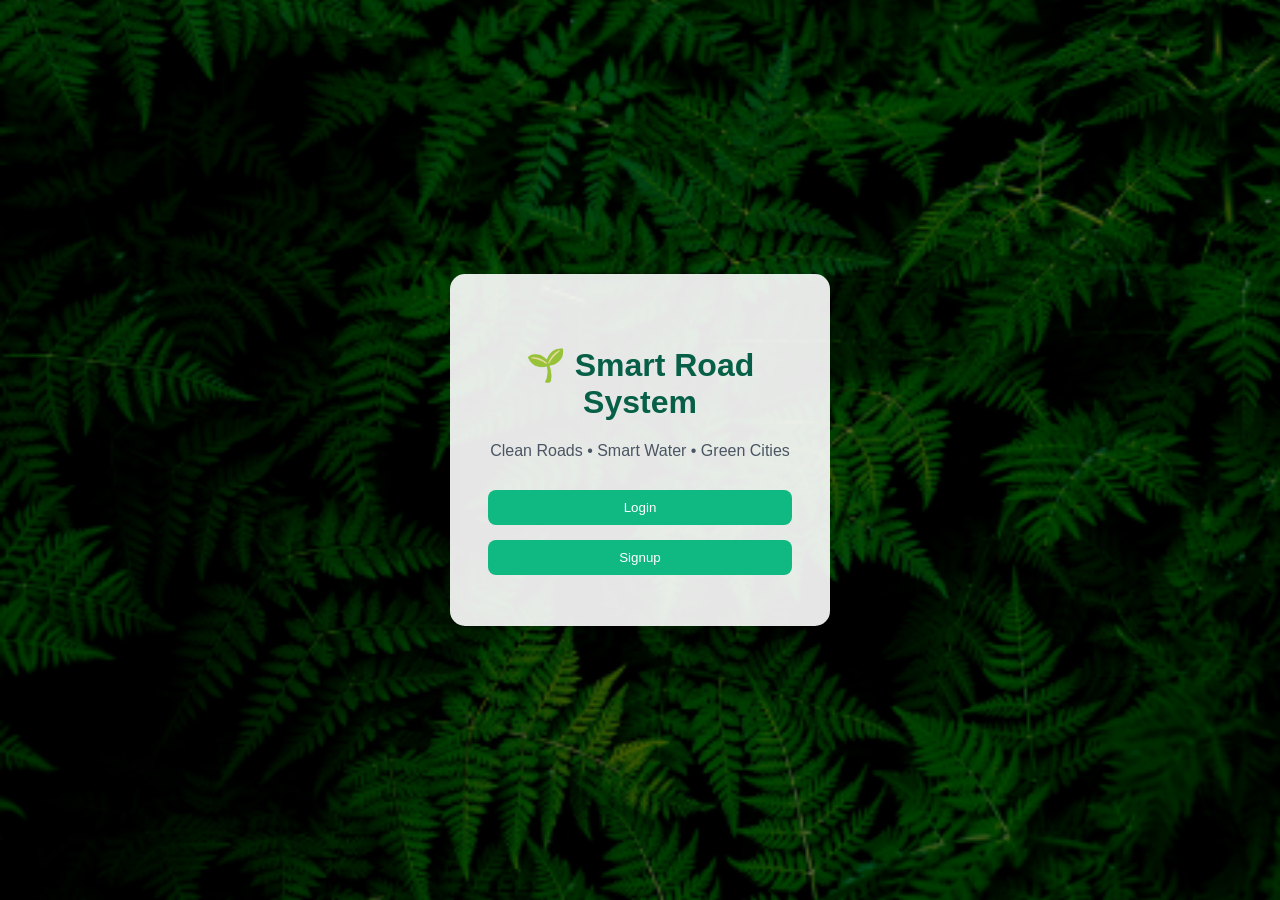
<file: index.html>
<!--<!DOCTYPE html>
<html>
<head>
  <title>Welcome</title>
  <link rel="stylesheet" href="css/style.css">
  <link rel="stylesheet" href="https://cdnjs.cloudflare.com/ajax/libs/font-awesome/6.5.0/css/all.min.css">
</head>

<body class="center-page">

<div class="login-box">

  <h1>Smart Road System</h1>
  <p>Welcome to the Smart Road Dashboard</p>
<div id="arrow">
    <button id="backBtn" class="back-arrow" onclick="history.back()" aria-label="Go back">
        ←
    </button>
<div id="backArrow" onclick="goBack()" style="display:none; cursor:pointer;">
  <i class="fa-solid fa-arrow-left"></i> Back
</div>
</div>
  <div id="buttons">
    <button onclick="showLogin()">Login</button>
    <button onclick="showSignup()">Signup</button>
  </div>
  <div id="loginForm" style="display:none;">
    <input id="loginUser" placeholder="Username">
    <input id="loginPass" type="password" placeholder="Password">
    <button onclick="login()">Login</button>
  </div>

  <div id="signupForm" style="display:none;">
    <input id="signupUser" placeholder="New Username">
    <input id="signupPass" type="password" placeholder="New Password">
    <button onclick="signup()">Signup</button>
  </div>
  <p id="msg"></p>

</div>

<script src="js/auth.js"></script>

</body>
</html>
-->
<!DOCTYPE html>
<html>
<head>
  <title>Smart Road System</title>
  <link rel="stylesheet" href="css/style.css">
  <link rel="stylesheet" href="https://cdnjs.cloudflare.com/ajax/libs/font-awesome/6.5.0/css/all.min.css">
</head>

<body class="login-bg">

<div class="login-box">

  <h1>🌱 Smart Road System</h1>
  <p class="subtitle">Clean Roads • Smart Water • Green Cities</p>

  <!-- BACK BUTTON -->
  <div id="backArrow" onclick="goBack()" style="display:none;">
    <i class="fa-solid fa-arrow-left"></i> Back
  </div>

  <!-- BUTTONS -->
  <div id="buttons">
    <button onclick="showLogin()">Login</button>
    <button onclick="showSignup()">Signup</button>
  </div>

  <!-- LOGIN -->
  <div id="loginForm" style="display:none;">
    <input id="loginUser" placeholder="Username">
    <input id="loginPass" type="password" placeholder="Password">
    <button onclick="login()">Login</button>
  </div>

  <!-- SIGNUP -->
  <div id="signupForm" style="display:none;">
    <input id="signupUser" placeholder="New Username">
    <input id="signupPass" type="password" placeholder="New Password">
    <button onclick="signup()">Signup</button>
  </div>

  <p id="msg"></p>

</div>

<script src="js/auth.js"></script>
</body>
</html>
</file>
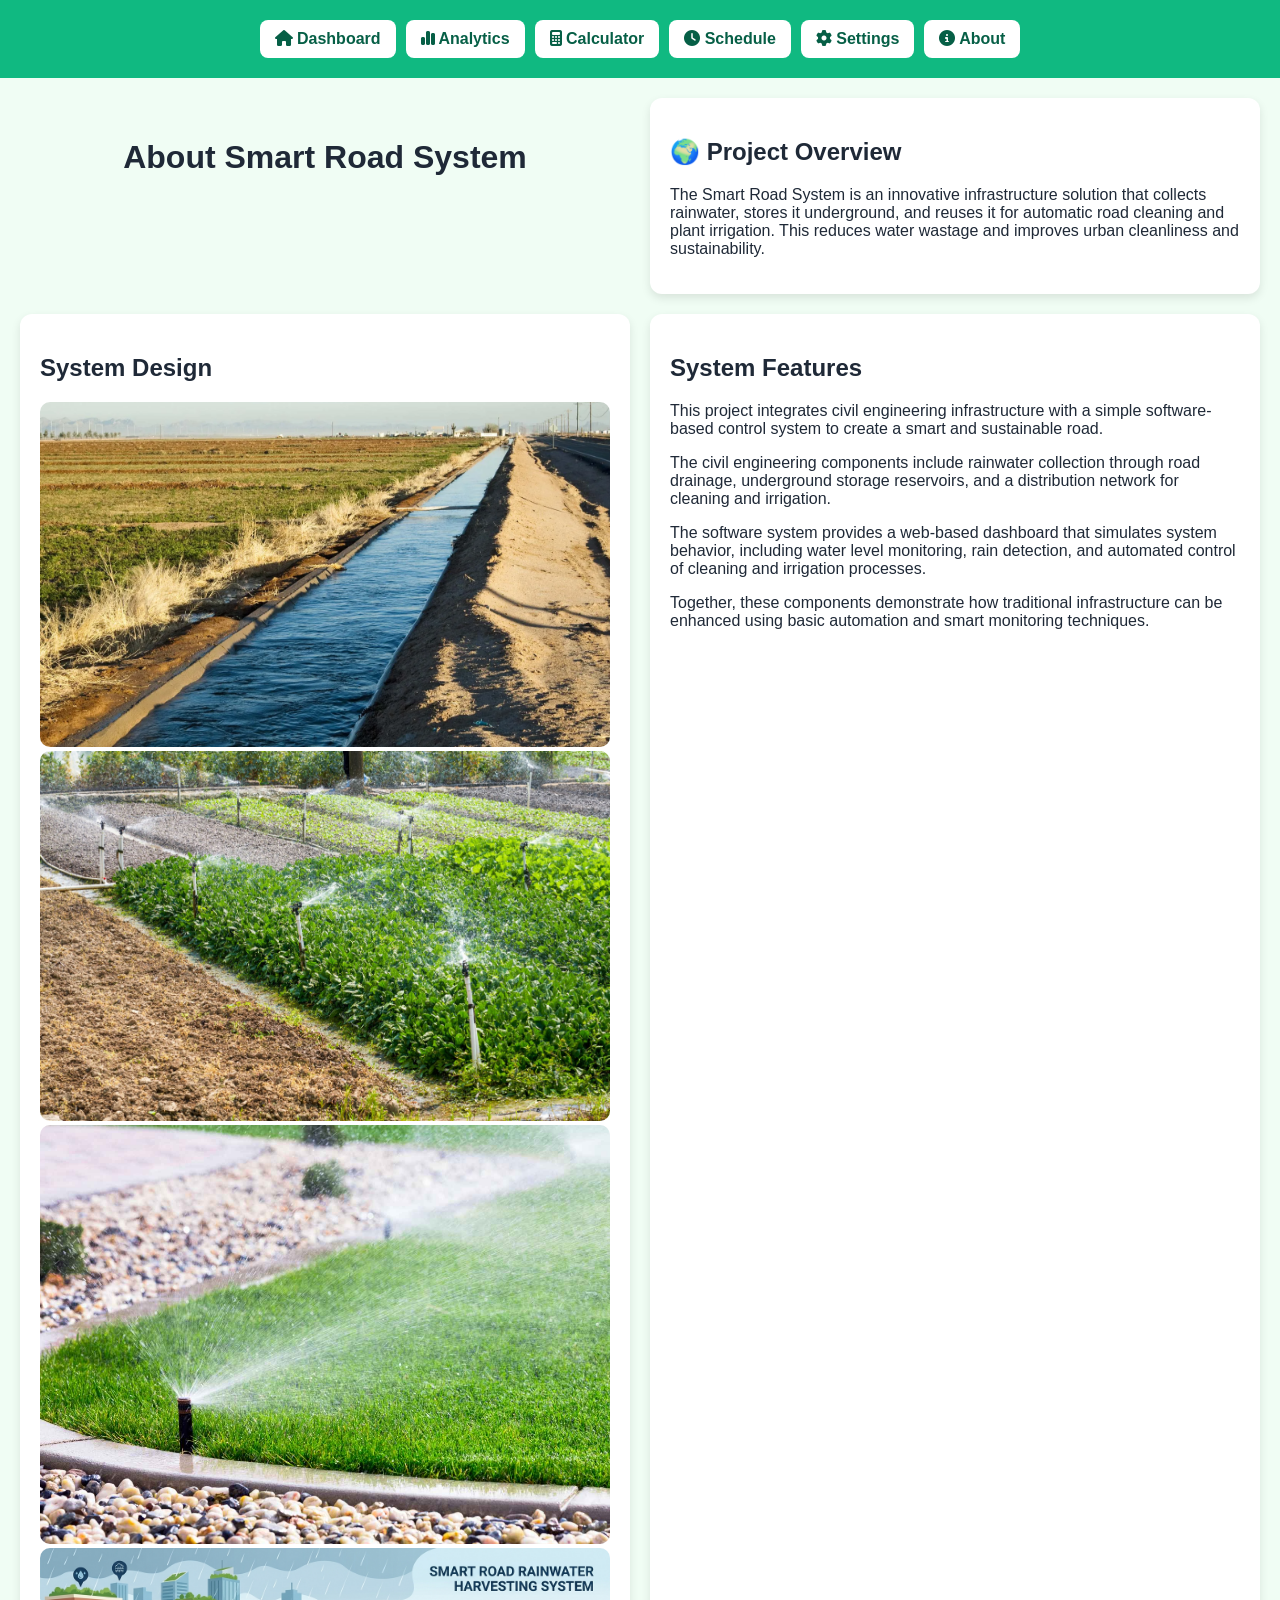
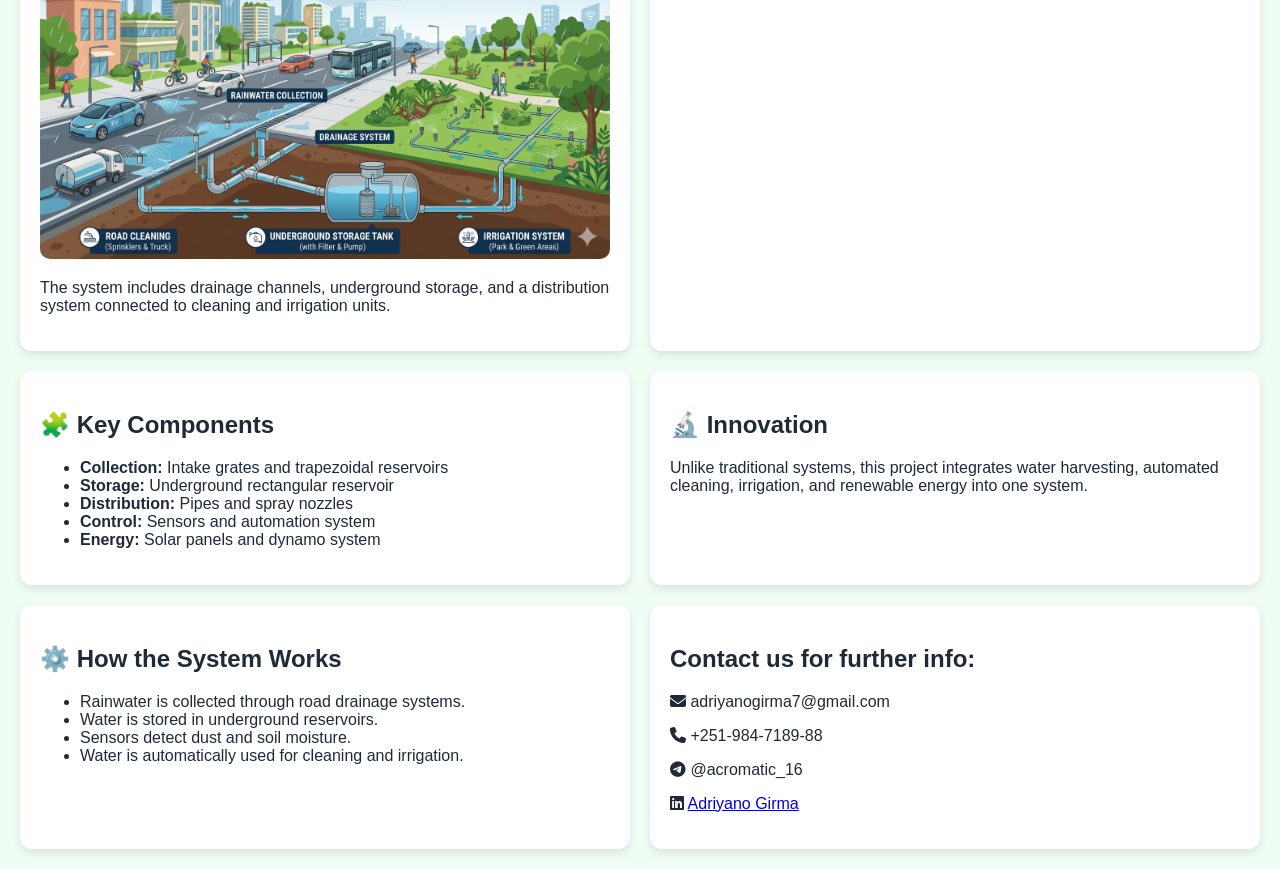
<file: about.html>
<!DOCTYPE html>
<html>
<head>
  <title>About</title>
  <link rel="stylesheet" href="css/style.css">
  <link rel="stylesheet" href="https://cdnjs.cloudflare.com/ajax/libs/font-awesome/6.5.0/css/all.min.css">
</head>

<body>
<nav class="navbar">
  <a href="home.html"><i class="fa-solid fa-house"></i> Dashboard</a>
  <a href="analytics.html"><i class="fa-solid fa-chart-simple"></i> Analytics</a>
  <a href="calculator.html"><i class="fa-solid fa-calculator"></i> Calculator</a>
  <a href="schedule.html"><i class="fa-solid fa-clock"></i> Schedule</a>
  <a href="settings.html"><i class="fa-solid fa-gear"></i> Settings</a>
  <a href="about.html"><i class="fa-solid fa-circle-info"></i> About</a>
</nav>
<!--<nav class="navbar">
  <a href="index.html">Dashboard</a>
  <a href="about.html">About</a>
</nav>-->

<div class="container">

  <h1>About Smart Road System</h1>

  <div class="box">
  <h2>🌍 Project Overview</h2>
  <p>
    The Smart Road System is an innovative infrastructure solution that collects rainwater,
    stores it underground, and reuses it for automatic road cleaning and plant irrigation.
    This reduces water wastage and improves urban cleanliness and sustainability.
  </p>
</div>

  <div class="box">
    <h2>System Design</h2>
    <a href="drainage.html">
  <img src="assets/drainage.png" width="100%" class="clickable-img"></a>
    <a href="irrigation.html">
  <img src="assets/irrigation.png" width="100%" style="border-radius:10px;" class="clickable-img"> </a>
    <a href="cleaning.html">
  <img src="assets/irrigation and cleaning.png" width="100%" style="border-radius:10px;" class="clickable-img"> </a>
    <a href="system.html">
  <img src="assets/Smartdiagram.png" width="100%" style="border-radius:10px;" class="clickable-img"> </a>
    <p>
      The system includes drainage channels, underground storage, and a
      distribution system connected to cleaning and irrigation units.
    </p>
  </div>

  <div class="box">
    <h2>System Features</h2>
  <p>
    This project integrates civil engineering infrastructure with a simple
    software-based control system to create a smart and sustainable road.
<br></p>

<p>
    The civil engineering components include rainwater collection through
    road drainage, underground storage reservoirs, and a distribution
    network for cleaning and irrigation.<br></p>
    
    <p>
    The software system provides a web-based dashboard that simulates
    system behavior, including water level monitoring, rain detection,
    and automated control of cleaning and irrigation processes.<br></p>
    
    <p>
    Together, these components demonstrate how traditional infrastructure
    can be enhanced using basic automation and smart monitoring techniques.<br>
  </p>
</div>

<div class="box">
  <h2>🧩 Key Components</h2>
  <ul>
    <li><b>Collection:</b> Intake grates and trapezoidal reservoirs</li>
    <li><b>Storage:</b> Underground rectangular reservoir</li>
    <li><b>Distribution:</b> Pipes and spray nozzles</li>
    <li><b>Control:</b> Sensors and automation system</li>
    <li><b>Energy:</b> Solar panels and dynamo system</li>
  </ul>
</div>
<div class="box">
  <h2>🔬 Innovation</h2>
  <p>
    Unlike traditional systems, this project integrates water harvesting,
    automated cleaning, irrigation, and renewable energy into one system.
  </p>
</div>

<div class="box">
  <h2>⚙️ How the System Works</h2>
  <ul>
    <li>Rainwater is collected through road drainage systems.</li>
    <li>Water is stored in underground reservoirs.</li>
    <li>Sensors detect dust and soil moisture.</li>
    <li>Water is automatically used for cleaning and irrigation.</li>
  </ul>
</div>

  <div class="box">
    <h2>Contact us for further info:</h2>
  <p>
    <i class="fa-solid fa-envelope"></i> adriyanogirma7@gmail.com
  </p>

  <p>
    <i class="fa-solid fa-phone"></i> +251-984-7189-88
  </p>

  <p>
    <i class="fa-brands fa-telegram"></i> @acromatic_16
  </p>
  <p>
  <i class="fa-brands fa-linkedin"></i>
  <a href="blank" target="_blank">
    Adriyano Girma
  </a>
</p>
  </div>

</div>

</body>
</html>
</file>
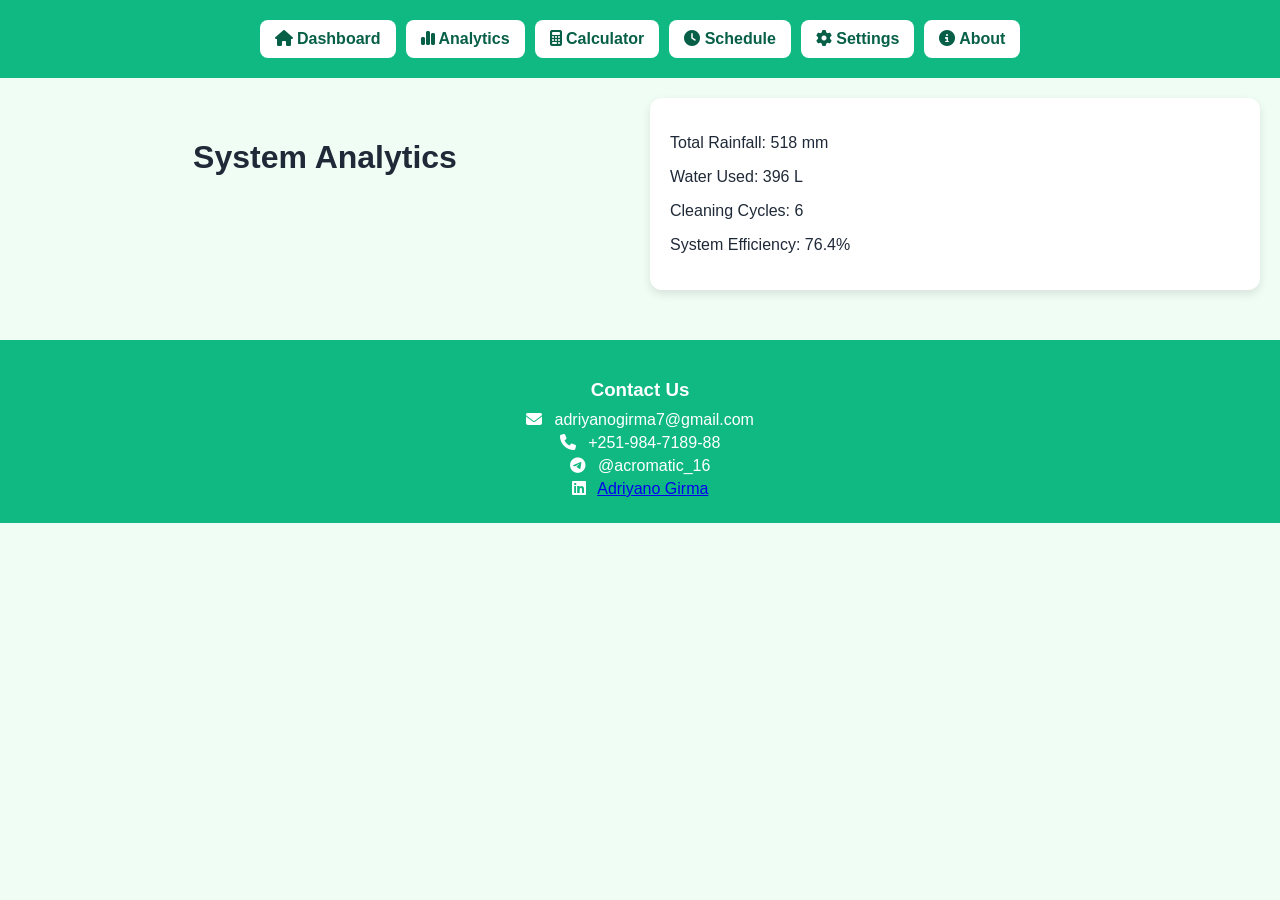
<file: analytics.html>
<!DOCTYPE html>
<html>
    <title>Analytics</title>
<link rel="stylesheet" href="css/style.css">
<link rel="stylesheet" href="https://cdnjs.cloudflare.com/ajax/libs/font-awesome/6.5.0/css/all.min.css">
</head>
<body>

<nav class="navbar">
  <a href="home.html"><i class="fa-solid fa-house"></i> Dashboard</a>
  <a href="analytics.html"><i class="fa-solid fa-chart-simple"></i> Analytics</a>
  <a href="calculator.html"><i class="fa-solid fa-calculator"></i> Calculator</a>
  <a href="schedule.html"><i class="fa-solid fa-clock"></i> Schedule</a>
  <a href="settings.html"><i class="fa-solid fa-gear"></i> Settings</a>
  <a href="about.html"><i class="fa-solid fa-circle-info"></i> About</a>
</nav>
<!--<nav class="navbar">
  <a href="index.html">Dashboard</a>
  <a href="analytics.html">Analytics</a>
  <a href="calculator.html">Calculator</a>
</nav>-->

<div class="container">
  <h1>System Analytics</h1>

  <div class="box">
  <p>Total Rainfall: <span id="rain"></span> mm</p>
  <p>Water Used: <span id="water"></span> L</p>
  <p>Cleaning Cycles: <span id="clean"></span></p>
  <p>System Efficiency: <span id="efficiency"></span></p>
</div>
</div>

<script src="js/analytics.js"></script>

</body>
<footer class="footer">
  <h3>Contact Us</h3>

  <p>
    <i class="fa-solid fa-envelope"></i> adriyanogirma7@gmail.com
  </p>

  <p>
    <i class="fa-solid fa-phone"></i> +251-984-7189-88
  </p>

  <p>
    <i class="fa-brands fa-telegram"></i> @acromatic_16
  </p>
  <p>
  <i class="fa-brands fa-linkedin"></i>
  <a href="blank" target="_blank">
    Adriyano Girma
  </a>
</p>
</footer>
</html>
</file>
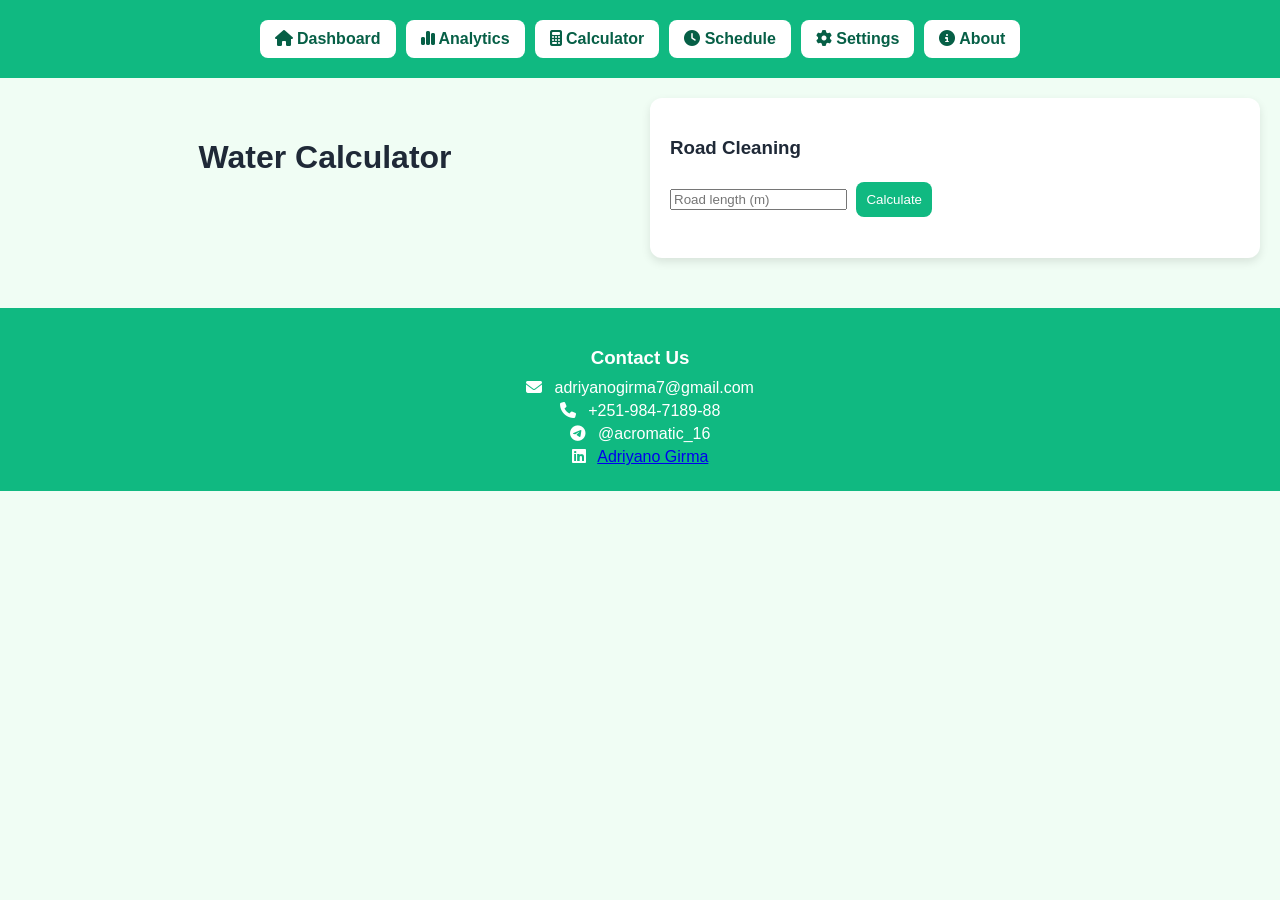
<file: calculator.html>
<!DOCTYPE html>
<html>
<head>
  <title>Calculator</title>
  <link rel="stylesheet" href="css/style.css">
  <link rel="stylesheet" href="https://cdnjs.cloudflare.com/ajax/libs/font-awesome/6.5.0/css/all.min.css">
</head>
<body>
<nav class="navbar">
  <a href="home.html"><i class="fa-solid fa-house"></i> Dashboard</a>
  <a href="analytics.html"><i class="fa-solid fa-chart-simple"></i> Analytics</a>
  <a href="calculator.html"><i class="fa-solid fa-calculator"></i> Calculator</a>
  <a href="schedule.html"><i class="fa-solid fa-clock"></i> Schedule</a>
  <a href="settings.html"><i class="fa-solid fa-gear"></i> Settings</a>
  <a href="about.html"><i class="fa-solid fa-circle-info"></i> About</a>
</nav>
<!--<nav class="navbar">
  <a href="index.html">Dashboard</a>
  <a href="calculator.html">Calculator</a>
</nav>-->

<div class="container">
  <h1>Water Calculator</h1>

  <div class="box">
    <h3>Road Cleaning</h3>
    <input type="number" id="length" placeholder="Road length (m)">
    <button onclick="calculate()">Calculate</button>
    <p id="result"></p>
  </div>
</div>

<script src="js/calculator.js"></script>

</body>
<footer class="footer">
  <h3>Contact Us</h3>

  <p>
    <i class="fa-solid fa-envelope"></i> adriyanogirma7@gmail.com
  </p>

  <p>
    <i class="fa-solid fa-phone"></i> +251-984-7189-88
  </p>

  <p>
    <i class="fa-brands fa-telegram"></i> @acromatic_16
  </p>
  <p>
  <i class="fa-brands fa-linkedin"></i>
  <a href="blank" target="_blank">
    Adriyano Girma
  </a>
</p>
</footer>
</html>
</file>
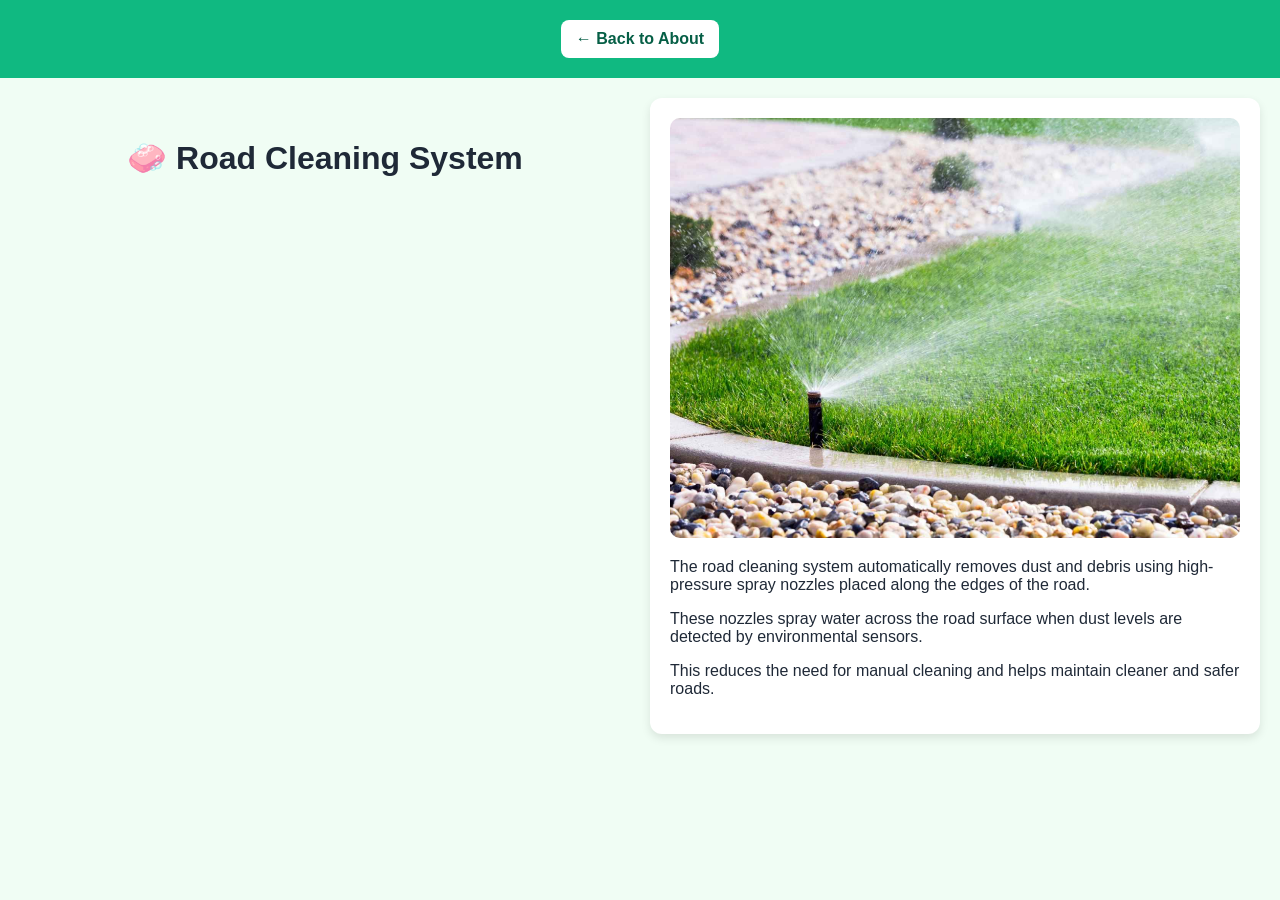
<file: cleaning.html>
<!DOCTYPE html>
<html>
<head>
  <title>Road Cleaning System</title>
  <link rel="stylesheet" href="css/style.css">
</head>

<body>

<nav class="navbar">
  <a href="about.html">← Back to About</a>
</nav>

<div class="container">

  <h1>🧼 Road Cleaning System</h1>

  <div class="box">
    <img src="assets/irrigation and cleaning.png" width="100%" style="border-radius:10px;">
    
    <p>
      The road cleaning system automatically removes dust and debris using high-pressure
      spray nozzles placed along the edges of the road.
    </p>

    <p>
      These nozzles spray water across the road surface when dust levels are detected
      by environmental sensors.
    </p>

    <p>
      This reduces the need for manual cleaning and helps maintain cleaner and safer roads.
    </p>
  </div>

</div>

</body>
</html>
</file>
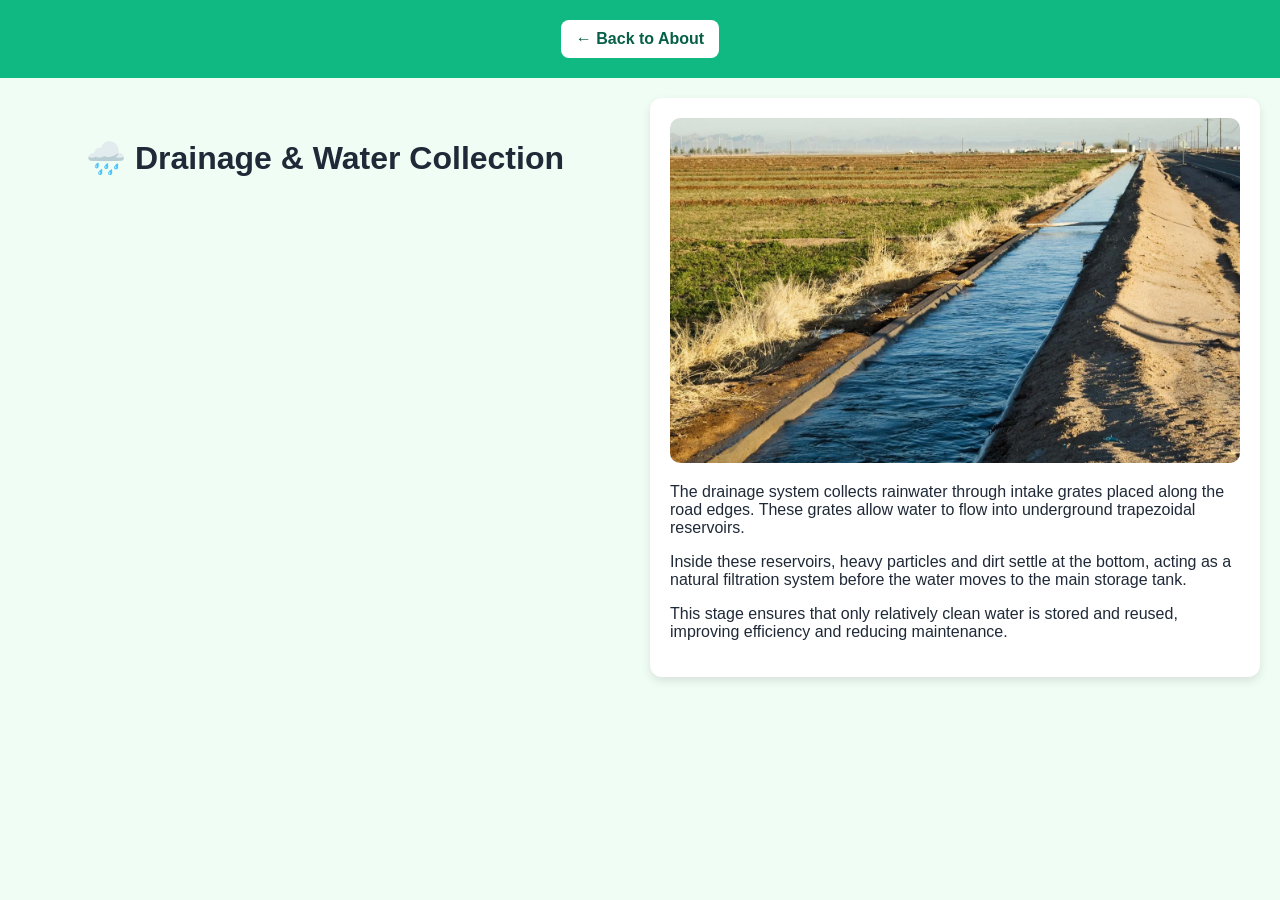
<file: drainage.html>
<!DOCTYPE html>
<html>
<head>
  <title>Drainage System</title>
  <link rel="stylesheet" href="css/style.css">
</head>

<body>

<nav class="navbar">
  <a href="about.html">← Back to About</a>
</nav>

<div class="container">

  <h1>🌧️ Drainage & Water Collection</h1>

  <div class="box">
    <img src="assets/drainage.png" width="100%" style="border-radius:10px;">
    <p>
      The drainage system collects rainwater through intake grates placed along the road edges.
      These grates allow water to flow into underground trapezoidal reservoirs.
    </p>

    <p>
      Inside these reservoirs, heavy particles and dirt settle at the bottom, acting as a
      natural filtration system before the water moves to the main storage tank.
    </p>

    <p>
      This stage ensures that only relatively clean water is stored and reused,
      improving efficiency and reducing maintenance.
    </p>
  </div>

</div>

</body>
</html>
</file>
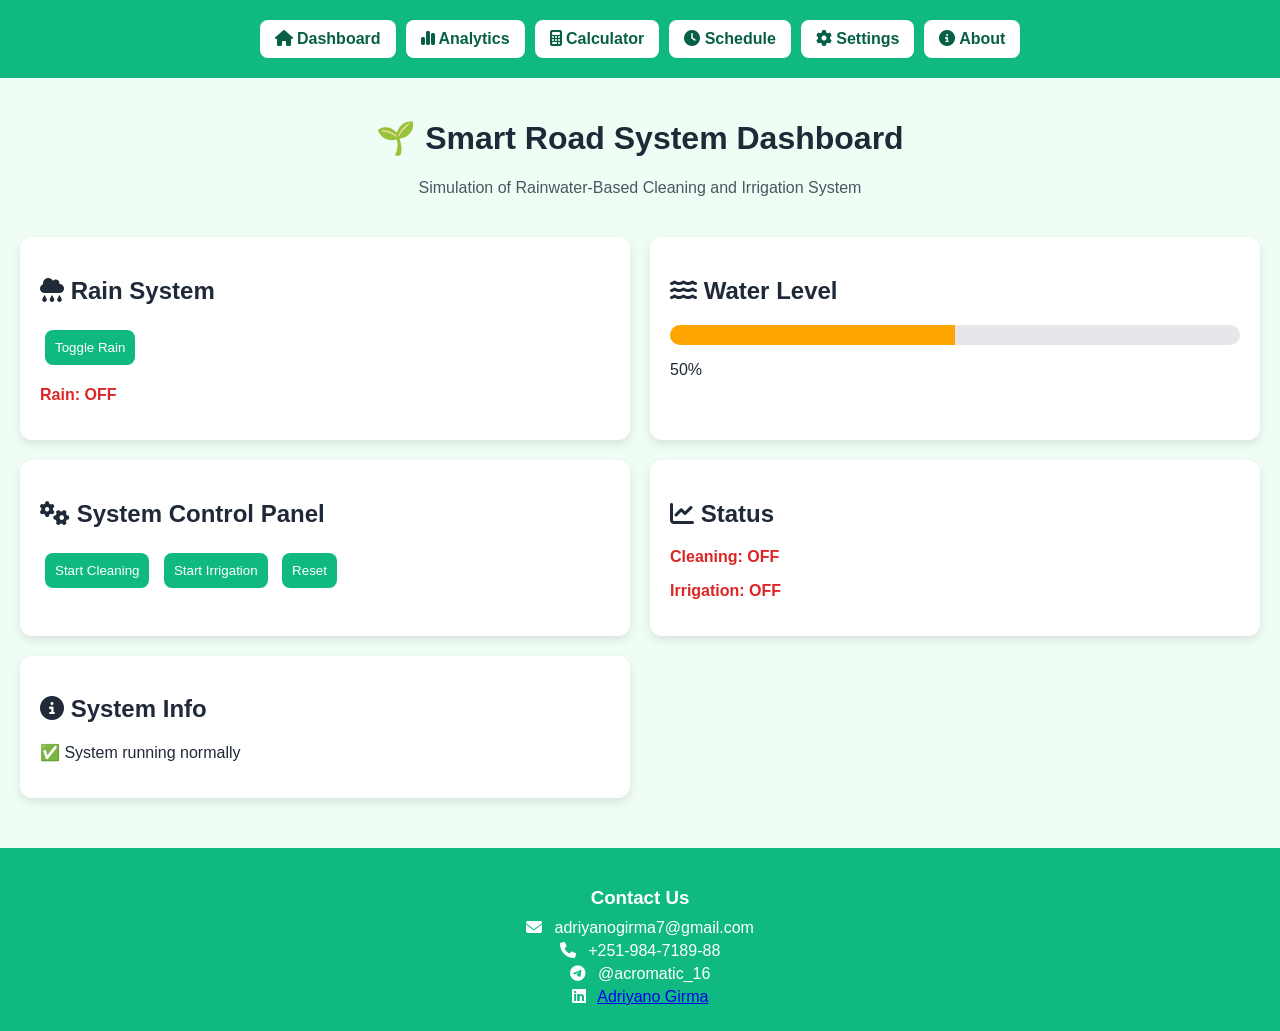
<file: home.html>
<!DOCTYPE html>
<html>
<head>
  <title>Smart Road Dashboard</title>
  <link rel="stylesheet" href="css/style.css">
  <link rel="stylesheet" href="https://cdnjs.cloudflare.com/ajax/libs/font-awesome/6.5.0/css/all.min.css">
</head>

<body>
 <!--<nav class="navbar">
  <a href="index.html">Dashboard</a>
  <a href="analytics.html">Analytics</a>
  <a href="calculator.html">Calculator</a>
  <a href="schedule.html">Schedule</a>
  <a href="settings.html">Settings</a>
  <a href="about.html">About</a>
</nav>-->
<nav class="navbar">
  <a href="home.html"><i class="fa-solid fa-house"></i> Dashboard</a>
  <a href="analytics.html"><i class="fa-solid fa-chart-simple"></i> Analytics</a>
  <a href="calculator.html"><i class="fa-solid fa-calculator"></i> Calculator</a>
  <a href="schedule.html"><i class="fa-solid fa-clock"></i> Schedule</a>
  <a href="settings.html"><i class="fa-solid fa-gear"></i> Settings</a>
  <a href="about.html"><i class="fa-solid fa-circle-info"></i> About</a>
</nav>

<h1>🌱 Smart Road System Dashboard</h1>
<p class="subtitle">Simulation of Rainwater-Based Cleaning and Irrigation System</p>

<div class="container">

  <div class="box">
    <h2><i class="fa-solid fa-cloud-rain"></i> Rain System</h2>
    <button onclick="toggleRain()">Toggle Rain</button>
    <p id="rainStatus" class="status-off">Rain: OFF</p>
  </div>

  <div class="box">
   <h2><i class="fa-solid fa-water"></i> Water Level</h2>
    <div class="bar-container">
      <div id="waterBar" class="bar"></div>
    </div>
    <p id="waterValue">50%</p>
  </div>

  <div class="box">
   <h2><i class="fa-solid fa-gears"></i> System Control Panel</h2>
    <button onclick="startCleaning()">Start Cleaning</button>
    <button onclick="startIrrigation()">Start Irrigation</button>
    <button onclick="resetSystem()">Reset</button>
  </div>

  <div class="box">
    <h2><i class="fa-solid fa-chart-line"></i> Status</h2>
    <p id="cleaning" class="status-off">Cleaning: OFF</p>
    <p id="irrigation" class="status-off">Irrigation: OFF</p>
  </div>

  <div class="box">
   <h2><i class="fa-solid fa-circle-info"></i> System Info</h2>
    <p id="systemInfo">System running normally</p>
  </div>

</div>

<script src="js/script.js"></script>
</body>
<footer class="footer">
  <h3>Contact Us</h3>

  <p>
    <i class="fa-solid fa-envelope"></i> adriyanogirma7@gmail.com
  </p>

  <p>
    <i class="fa-solid fa-phone"></i> +251-984-7189-88
  </p>

  <p>
    <i class="fa-brands fa-telegram"></i> @acromatic_16
  </p>
  <p>
  <i class="fa-brands fa-linkedin"></i>
  <a href="blank" target="_blank">
    Adriyano Girma
  </a>
</p>
</footer>
</html>
</file>
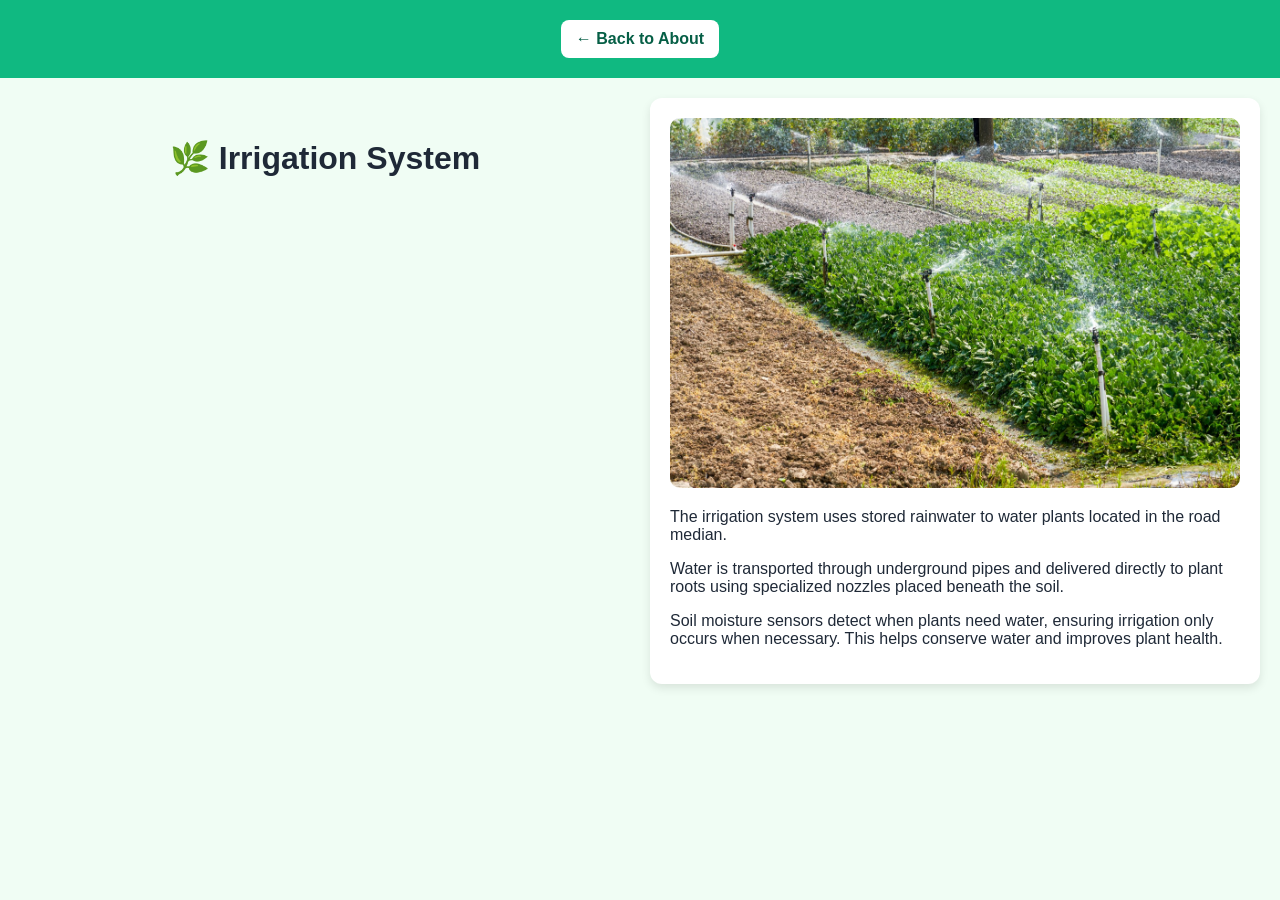
<file: irrigation.html>
<!DOCTYPE html>
<html>
<head>
  <title>Irrigation System</title>
  <link rel="stylesheet" href="css/style.css">
</head>

<body>

<nav class="navbar">
  <a href="about.html">← Back to About</a>
</nav>

<div class="container">

  <h1>🌿 Irrigation System</h1>

  <div class="box">
    <img src="assets/irrigation.png" width="100%" style="border-radius:10px;">
    
    <p>
      The irrigation system uses stored rainwater to water plants located in the road median.
    </p>

    <p>
      Water is transported through underground pipes and delivered directly to plant roots
      using specialized nozzles placed beneath the soil.
    </p>

    <p>
      Soil moisture sensors detect when plants need water, ensuring irrigation only occurs
      when necessary. This helps conserve water and improves plant health.
    </p>
  </div>

</div>

</body>
</html>
</file>
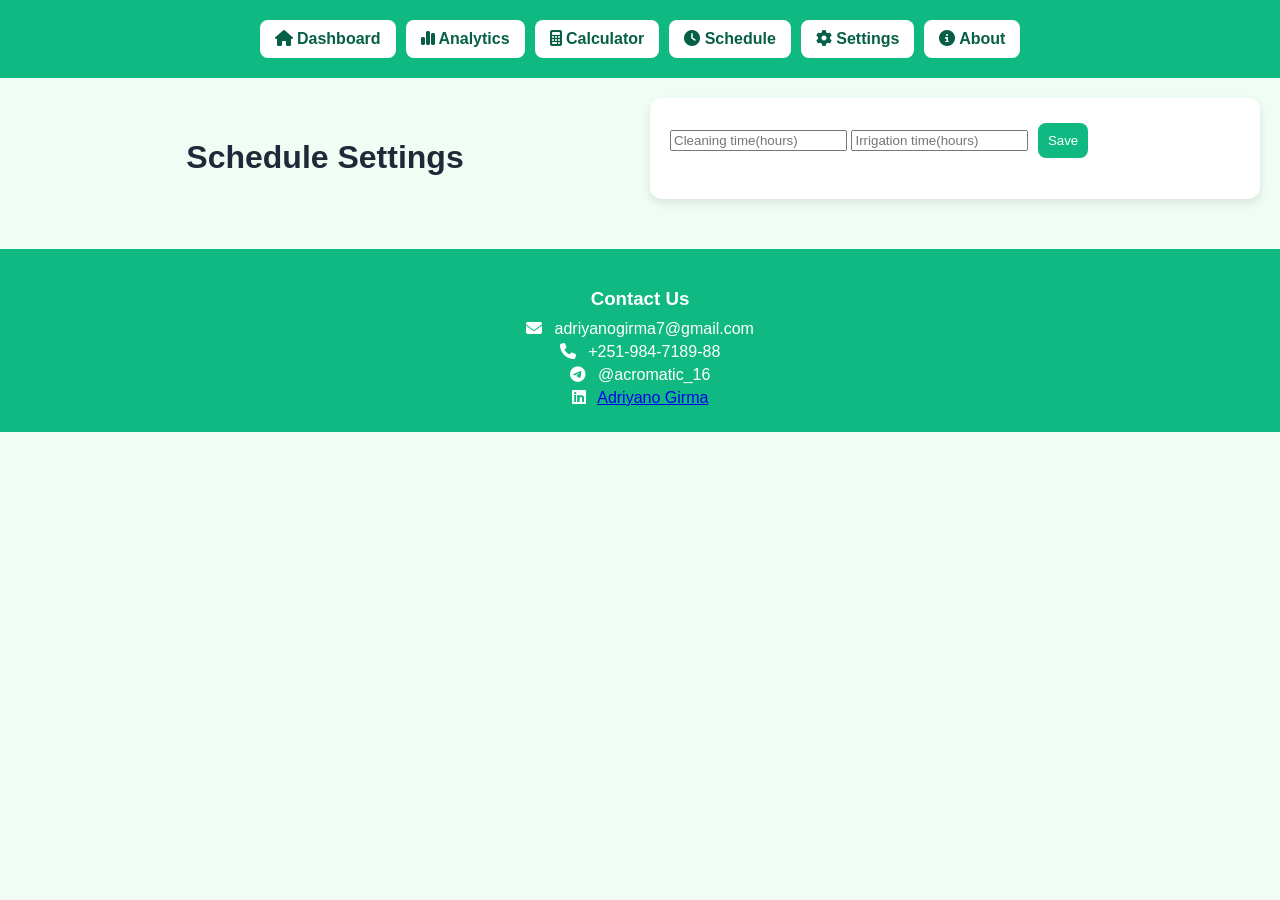
<file: schedule.html>
<!DOCTYPE html>
<html>
<head>
  <title>Schedule</title>
  <link rel="stylesheet" href="css/style.css">
  <link rel="stylesheet" href="https://cdnjs.cloudflare.com/ajax/libs/font-awesome/6.5.0/css/all.min.css">
</head>
<body>

    <nav class="navbar">
  <a href="home.html"><i class="fa-solid fa-house"></i> Dashboard</a>
  <a href="analytics.html"><i class="fa-solid fa-chart-simple"></i> Analytics</a>
  <a href="calculator.html"><i class="fa-solid fa-calculator"></i> Calculator</a>
  <a href="schedule.html"><i class="fa-solid fa-clock"></i> Schedule</a>
  <a href="settings.html"><i class="fa-solid fa-gear"></i> Settings</a>
  <a href="about.html"><i class="fa-solid fa-circle-info"></i> About</a>
</nav>
<!--<nav class="navbar">
  <a href="index.html">Dashboard</a>
  <a href="schedule.html">Schedule</a>
</nav>-->

<div class="container">
  <h1>Schedule Settings</h1>

  <div class="box">
    <input id="cleanTime" placeholder="Cleaning time(hours)">
    <input id="irrigationTime" placeholder="Irrigation time(hours)">
    <button onclick="saveSchedule()">Save</button>
    <p id="msg"></p>
  </div>
</div>

<script src="js/schedule.js"></script>

</body>
<footer class="footer">
  <h3>Contact Us</h3>

  <p>
    <i class="fa-solid fa-envelope"></i> adriyanogirma7@gmail.com
  </p>

  <p>
    <i class="fa-solid fa-phone"></i> +251-984-7189-88
  </p>

  <p>
    <i class="fa-brands fa-telegram"></i> @acromatic_16
  </p>
  <p>
  <i class="fa-brands fa-linkedin"></i>
  <a href="blank" target="_blank">
    Adriyano Girma
  </a>
</p>
</footer>
</html>
</file>
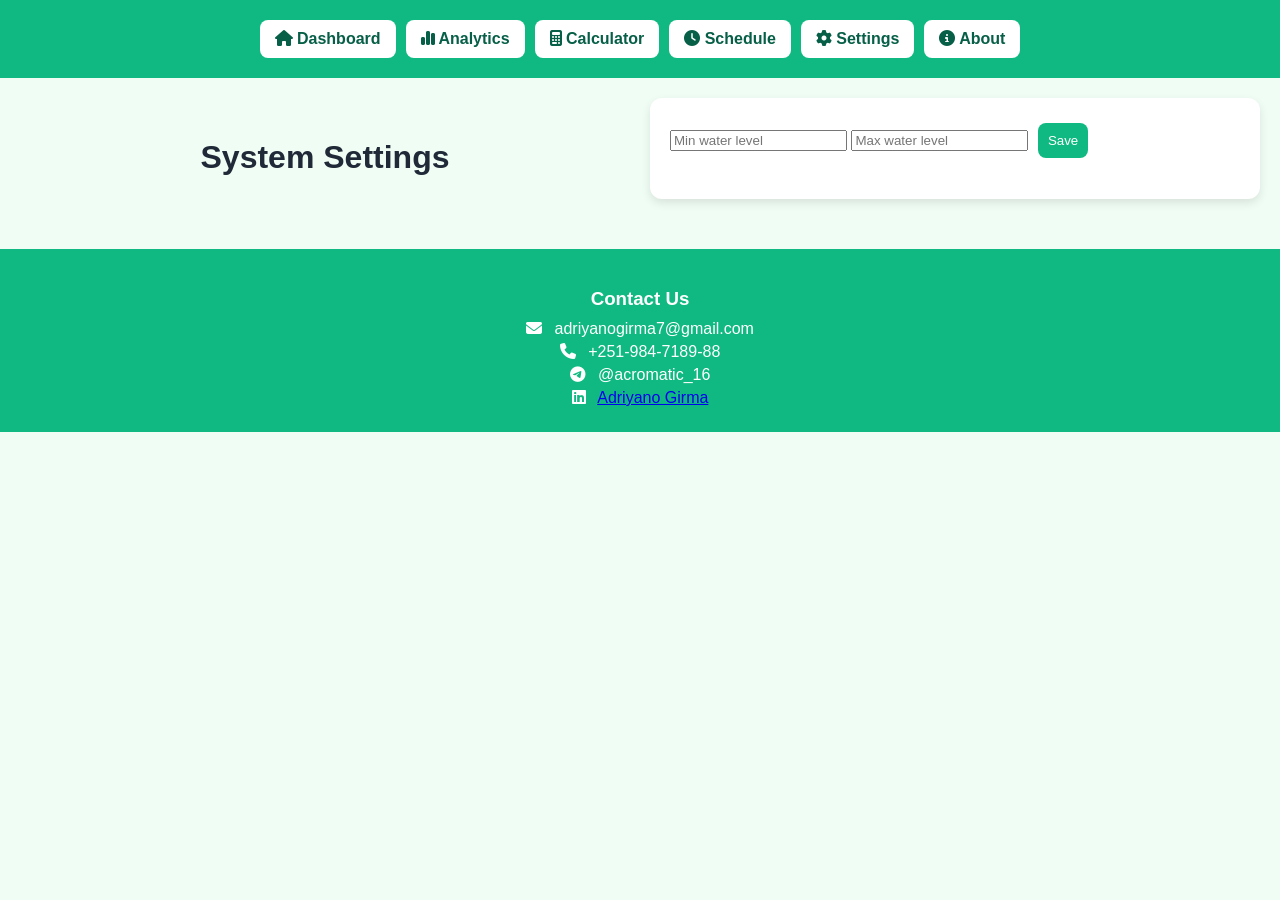
<file: settings.html>
<!DOCTYPE html>
<html>
<head>
  <title>Settings</title>
  <link rel="stylesheet" href="css/style.css">
  <link rel="stylesheet" href="https://cdnjs.cloudflare.com/ajax/libs/font-awesome/6.5.0/css/all.min.css">
</head>
<body>

    <nav class="navbar">
  <a href="home.html"><i class="fa-solid fa-house"></i> Dashboard</a>
  <a href="analytics.html"><i class="fa-solid fa-chart-simple"></i> Analytics</a>
  <a href="calculator.html"><i class="fa-solid fa-calculator"></i> Calculator</a>
  <a href="schedule.html"><i class="fa-solid fa-clock"></i> Schedule</a>
  <a href="settings.html"><i class="fa-solid fa-gear"></i> Settings</a>
  <a href="about.html"><i class="fa-solid fa-circle-info"></i> About</a>
</nav>
<!--<nav class="navbar">
  <a href="index.html">Dashboard</a>
  <a href="settings.html">Settings</a>
</nav>-->

<div class="container">
  <h1>System Settings</h1>

  <div class="box">
    <input id="minWater" placeholder="Min water level">
    <input id="maxWater" placeholder="Max water level">
    <button onclick="saveSettings()">Save</button>
    <p id="out"></p>
  </div>
</div>

<script src="js/settings.js"></script>


</body>
<footer class="footer">
  <h3>Contact Us</h3>

  <p>
    <i class="fa-solid fa-envelope"></i> adriyanogirma7@gmail.com
  </p>

  <p>
    <i class="fa-solid fa-phone"></i> +251-984-7189-88
  </p>

  <p>
    <i class="fa-brands fa-telegram"></i> @acromatic_16
  </p>
  <p>
  <i class="fa-brands fa-linkedin"></i>
  <a href="blank" target="_blank">
    Adriyano Girma
  </a>
</p>
</footer>
</html>
</file>
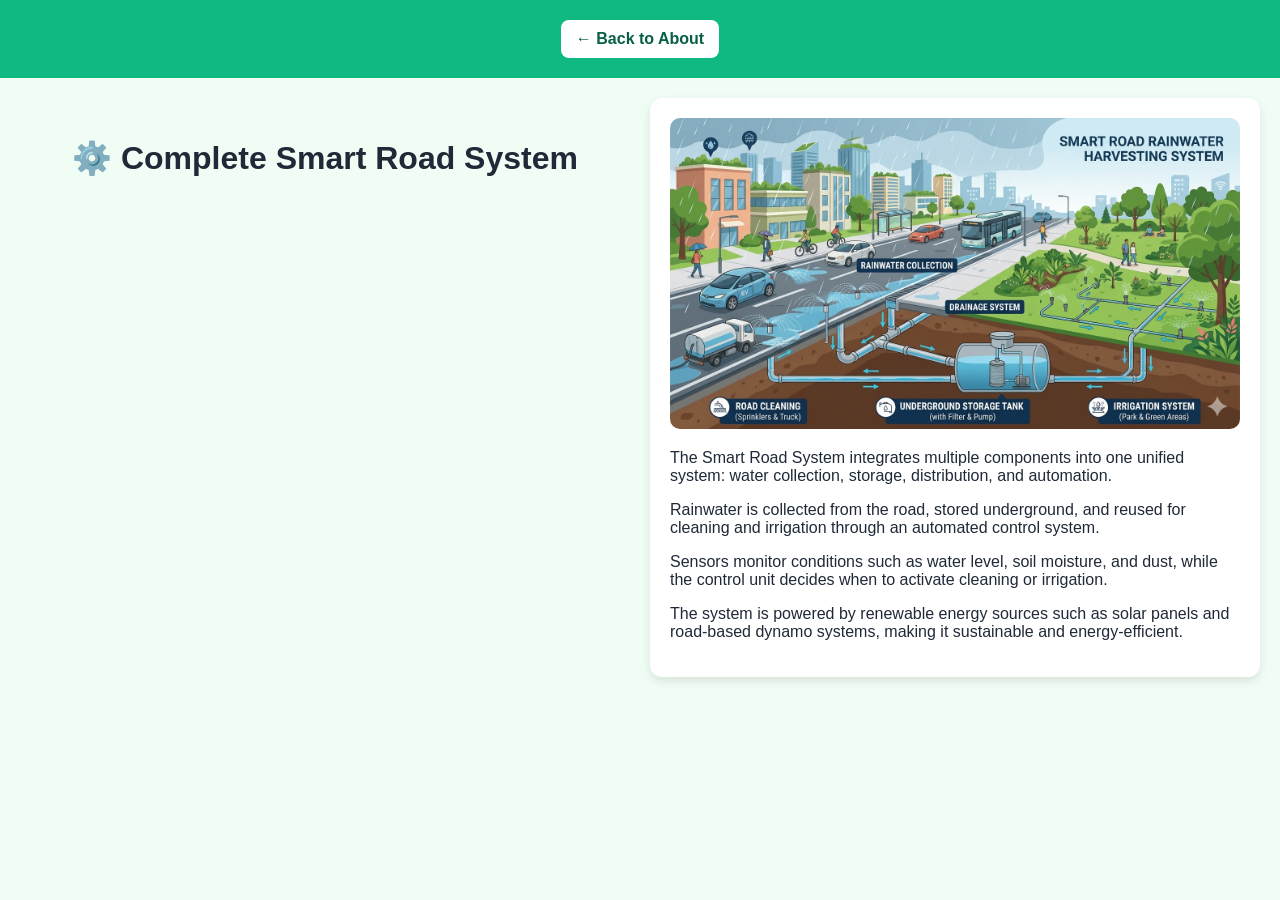
<file: system.html>
<!DOCTYPE html>
<html>
<head>
  <title>Full System</title>
  <link rel="stylesheet" href="css/style.css">
</head>

<body>

<nav class="navbar">
  <a href="about.html">← Back to About</a>
</nav>

<div class="container">

  <h1>⚙️ Complete Smart Road System</h1>

  <div class="box">
    <img src="assets/Smartdiagram.png" width="100%" style="border-radius:10px;">
    
    <p>
      The Smart Road System integrates multiple components into one unified system:
      water collection, storage, distribution, and automation.
    </p>

    <p>
      Rainwater is collected from the road, stored underground, and reused for
      cleaning and irrigation through an automated control system.
    </p>

    <p>
      Sensors monitor conditions such as water level, soil moisture, and dust,
      while the control unit decides when to activate cleaning or irrigation.
    </p>

    <p>
      The system is powered by renewable energy sources such as solar panels
      and road-based dynamo systems, making it sustainable and energy-efficient.
    </p>
  </div>

</div>

</body>
</html>
</file>
<file: css/style.css>
/*body { 
  font-family: Arial; 
  background: #0f172a; 
  color: white; 
  margin: 0; 
}
h1 { 
  text-align: center; 
  padding-top: 20px; 
} 
.subtitle { 
  text-align: center; 
  color: #94a3b8; 
  margin-bottom: 20px; 
} 
.container { 
  display: grid; 
  grid-template-columns: repeat(2, 1fr); 
  gap: 20px; padding: 20px; 
} 
.box { 
  background: #1e293b; 
  padding: 20px; 
  border-radius: 12px; 
} 
button { 
  padding: 10px; 
  margin: 5px; 
  border: none; 
  border-radius: 8px; 
  cursor: pointer; 
  background: #3b82f6; 
  color: white; 
} 
button:hover { 
  background: #2563eb; 
} 
.status-on { 
  color: #22c55e; 
  font-weight: bold; 
} 
.status-off { 
  color: #ef4444; 
  font-weight: bold; 
} 
.bar-container { 
  width: 100%; 
  height: 20px; 
  background: #333; 
  border-radius: 10px; 
  overflow: hidden; 
} 
.bar { 
  height: 100%; 
  width: 50%; 
  background: green; 
  transition: width 0.5s; 
} 
.center-page { 
  display: flex; 
  justify-content: center; 
  align-items: center; 
  height: 100vh; 
} 
.login-box 
{ background: #1e293b; 
  padding: 30px; 
  border-radius: 12px; 
  width: 320px; 
  text-align: center; 
} 
.login-box input { 
  width: 90%; 
  padding: 10px; 
  margin: 10px 0; 
} 
.login-box button { 
  width: 100%; 
  margin-top: 10px; 
} 
.navbar { 
  display: flex; 
  justify-content: center; 
  background: #1e293b; 
  padding: 15px; 
} 
.navbar a { 
  background: #3b82f6; 
  padding: 10px 15px; 
  margin: 5px; 
  border-radius: 8px; 
  text-decoration: none; 
  color: white; 
} 
.navbar a:hover { 
  background: #2563eb; 
} 
.subtitle { 
  text-align: center; 
  color: #94a3b8; 
  margin-bottom: 20px; 
} 
.box { 
  background: #1e293b; 
  padding: 20px; 
  border-radius: 12px; 
  box-shadow: 0 4px 10px rgba(0,0,0,0.3); 
  transition: transform 0.2s; 
} 
.box:hover { 
  transform: scale(1.02); 
} 
button { 
  transition: 0.2s; 
} 
button:hover { 
  transform: scale(1.05); 
} 
.footer { 
  text-align: center; 
  padding: 20px; 
  background: #1e293b; 
  margin-top: 30px; 
  border-top: 2px solid #3b82f6; 
} 
.footer h3 { 
  margin-bottom: 10px; 
} 
.footer p { 
  margin: 5px 0; 
  color: #cbd5f5; 
} 
.footer i { 
  margin-right: 8px; 
  color: #d1ddf1; 
} 
.footer p:hover { 
    color: white; 
} 
#backArrow { 
    text-align: left; 
    margin-bottom: 10px; 
    color: #cbd5f5; 
    font-size: 14px; 
 }
  #backArrow i { 
    margin-right: 5px; 
} 
  #backArrow:hover { 
    color: #3b82f6; 
}*/
body {
  font-family: Arial;
  background: #f0fdf4; /* very light green */
  color: #1f2937; /* dark text */
  margin: 0;
}

h1 {
  text-align: center;
  padding-top: 20px;
}

.subtitle {
  text-align: center;
  color: #4b5563;
  margin-bottom: 20px;
}

/* ===== GRID ===== */
.container {
  display: grid;
  grid-template-columns: repeat(2, 1fr);
  gap: 20px;
  padding: 20px;
}

/* ===== CARDS ===== */
.box {
  background: #ffffff;
  padding: 20px;
  border-radius: 12px;
  box-shadow: 0 4px 10px rgba(0,0,0,0.1);
  transition: transform 0.2s;
}

.box:hover {
  transform: scale(1.02);
}
/* ===== BUTTONS ===== */
button {
  padding: 10px;
  margin: 5px;
  border: none;
  border-radius: 8px;
  cursor: pointer;
  background: #10b981;
  color: white;
  transition: 0.2s;
}

button:hover {
  background: #059669;
  transform: scale(1.05);
}

/* ===== STATUS ===== */
.status-on {
  color: #16a34a;
  font-weight: bold;
}

.status-off {
  color: #dc2626;
  font-weight: bold;
}

/* ===== WATER BAR ===== */
.bar-container {
  width: 100%;
  height: 20px;
  background: #e5e7eb;
  border-radius: 10px;
  overflow: hidden;
}

.bar {
  height: 100%;
  width: 50%;
  background: #10b981;
  transition: width 0.5s;
}

/* ===== LOGIN PAGE ===== */
.center-page {
  display: flex;
  justify-content: center;
  align-items: center;
  height: 100vh;
}

/* Login box */
.login-box {
  background: #ffffff;
  color: #1f2937;
  padding: 30px;
  border-radius: 12px;
  width: 320px;
  text-align: center;
  box-shadow: 0 4px 10px rgba(0,0,0,0.1);
}

/* Inputs */
.login-box input {
  width: 90%;
  padding: 10px;
  margin: 8px 0;
  border: 1px solid #10b981;
  border-radius: 6px;
}

/* Login buttons */
.login-box button {
  width: 95%;
  margin-top: 10px;
}

/* ===== NAVBAR ===== */
.navbar {
  display: flex;
  justify-content: center;
  flex-wrap: wrap;
  background: #10b981;
  padding: 15px;
}

.navbar a {
  background: white;
  padding: 10px 15px;
  margin: 5px;
  border-radius: 8px;
  text-decoration: none;
  color: #065f46;
  font-weight: bold;
  transition: 0.2s;
}

.navbar a:hover {
  background: #d1fae5;
  transform: scale(1.05);
}

/* ===== FOOTER ===== */
.footer {
  text-align: center;
  padding: 20px;
  background: #10b981;
  margin-top: 30px;
  color: white;
}

.footer h3 {
  margin-bottom: 10px;
}

.footer p {
  margin: 5px 0;
}

.footer i {
  margin-right: 8px;
}

/* ===== BACK BUTTON ===== */
#backArrow {
  width: 100%;
  text-align: left;
  margin-bottom: 10px;
  color: #065f46;
  font-size: 14px;
  cursor: pointer;
}

#backArrow:hover {
  color: #10b981;
}
/* LOGIN BACKGROUND */
.login-bg {
  background: linear-gradient(rgba(0,0,0,0.5), rgba(0,0,0,0.5)),
  url('../assets/Plant.png');
  background-size: cover;
  background-position: center;
}

/* Center properly */
.center-page, .login-bg {
  display: flex;
  justify-content: center;
  align-items: center;
  height: 100vh;
}

/* Improve login box */
.login-box {
  background: rgba(255,255,255,0.9);
  color: #065f46;
  padding: 30px;
  border-radius: 15px;
  width: 320px;
  text-align: center;
}

/* Inputs vertical */
.login-box input {
  width: 100%;
  display: block;
  margin: 10px 0;
}
/* Clickable image hover effect */
.clickable-img {
  width: 100%;
  border-radius: 10px;
  transition: transform 0.3s ease, box-shadow 0.3s ease;
  cursor: pointer;
}

/* Hover effect */
.clickable-img:hover {
  transform: scale(1.05);
  box-shadow: 0 10px 25px rgba(0,0,0,0.4);
}
</file>
